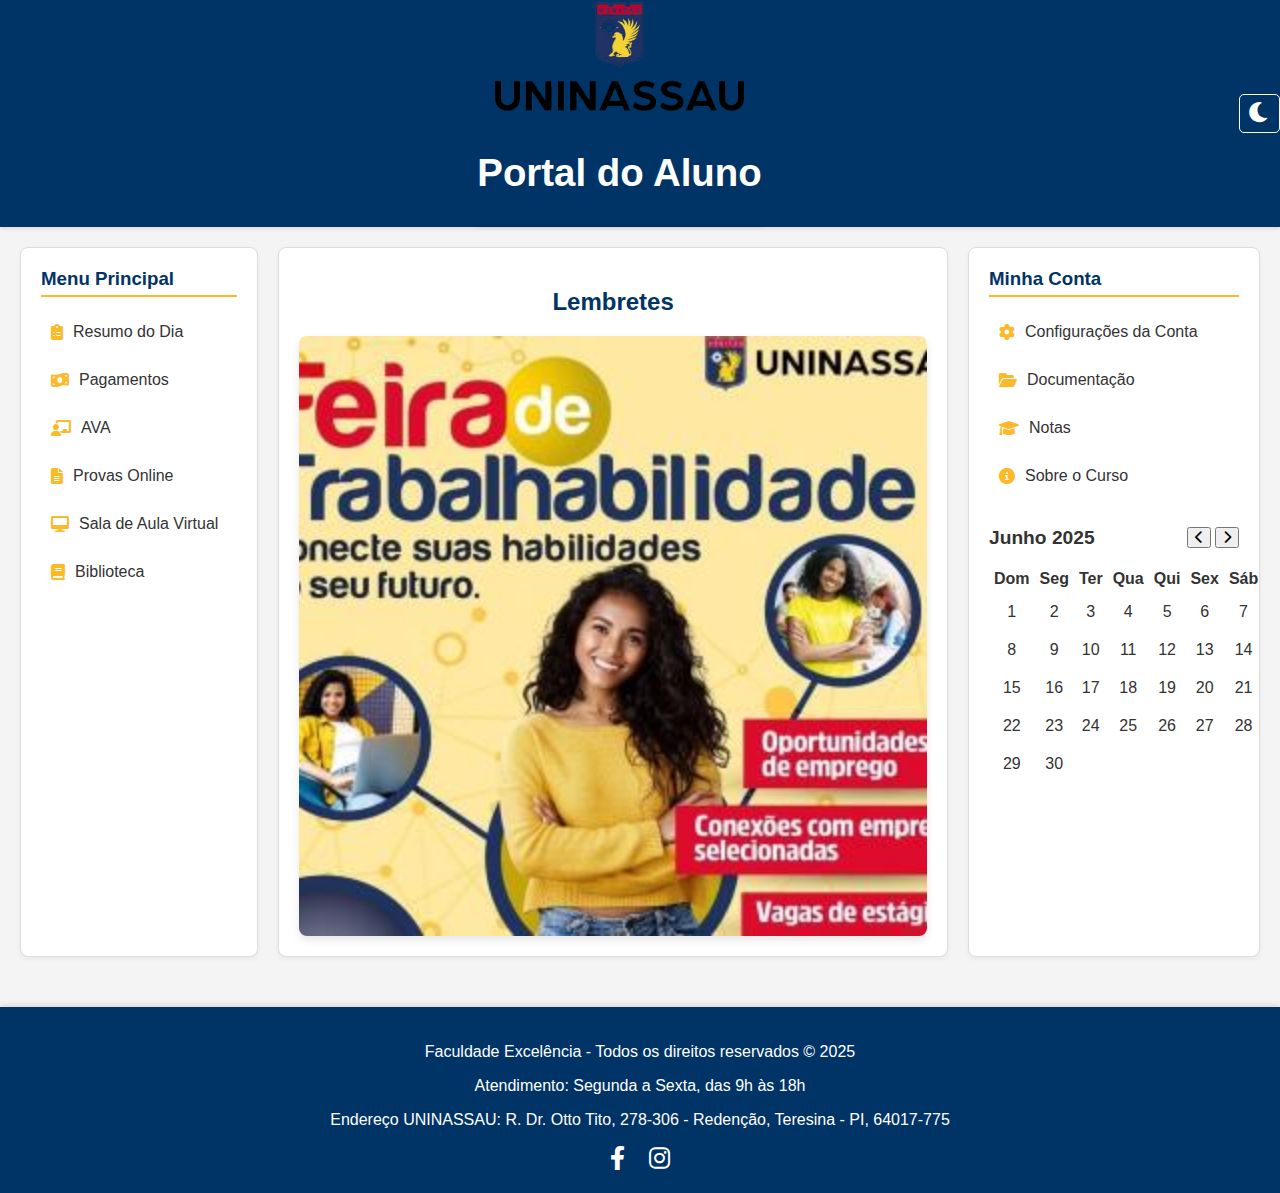
<file: index.html>
<!DOCTYPE html>
<html lang="pt-BR">

<head>
    <meta charset="UTF-8">
    <meta name="viewport" content="width=device-width, initial-scale=1.0">
    <title>UNINASSAU - Portal do Aluno</title>
    <link rel="stylesheet" href="style.css">
    <link rel="stylesheet" href="https://cdnjs.cloudflare.com/ajax/libs/font-awesome/6.0.0-beta3/css/all.min.css">

</head>

<body>
    <header class="header">
        <div class="logo"></div>
        <div class="logo">
            <img src="img/Design_sem_nome__2_-removebg-preview_1.png" width="" alt="Logo UNINASSAU">
            <h1>Portal do Aluno</h1>
            <div class="header"></div>

        </div>

        </div>

        <div class="theme-switcher">
            <button id="theme-toggle" aria-label="Alternar tema">
                <i class="fas fa-moon"></i>
            </button>
        </div>
    </header>

    <div class="container">
        <aside class="sidebar left-sidebar">
            <nav class="main-menu">
                <h3>Menu Principal</h3>
                <ul>
                    <li><a href="#"><i class="fas fa-clipboard-list"></i> Resumo do Dia</a></li>
                    <li><a href="http://127.0.0.1:5500/pagamentos.html" target="_blank"><i
                                class="fas fa-money-bill-wave"></i>
                            Pagamentos</a></li>
                    <li><a href="http://127.0.0.1:5500/Ava.html" target="_blank"><i
                                class="fas fa-chalkboard-teacher"></i> AVA</a></li>
                    <li><a href="http://127.0.0.1:5500/Prova-online.html" target="_blank"><i
                                class="fas fa-file-alt"></i> Provas Online</a></li>
                    <li><a href="#"><i class="fas fa-desktop"></i> Sala de Aula Virtual</a></li>
                    <li><a href="#"><i class="fas fa-book"></i> Biblioteca</a></li>
                </ul>
            </nav>
        </aside>

        <main class="content">
            <section class="slideshow">
                <h2>Lembretes</h2>
                <div class="slides-container">
                    <img src="img/feira-do-trabalho.jpg.jpeg" alt="Acontecimento 1">
                    <img src="img/monitoria.jpg.jpg" alt="Acontecimento 2">
                    <img src="img/semana-da-tec2.jpg" alt="Acontecimento 3">
                </div>
                <div class="slideshow-nav">
                </div>
            </section>
        </main>

        <aside class="sidebar right-sidebar">
            <nav class="secondary-menu">
                <h3>Minha Conta</h3>
                <ul>
                    <li><a href="#"><i class="fas fa-cog"></i> Configurações da Conta</a></li>
                    <li><a href="#"><i class="fas fa-folder-open"></i> Documentação</a></li>
                    <li><a href="#"><i class="fas fa-graduation-cap"></i> Notas</a></li>
                    <li><a href="#"><i class="fas fa-info-circle"></i> Sobre o Curso</a></li>
                </ul>
            </nav>

            <div class="calendar">
                <div class="calendar-header">
                    <span class="calendar-title">Junho 2025</span>
                    <div>
                        <button><i class="fas fa-chevron-left"></i></button>
                        <button><i class="fas fa-chevron-right"></i></button>
                    </div>
                </div>
                <div class="calendar-grid">
                    <div class="calendar-day-header">Dom</div>
                    <div class="calendar-day-header">Seg</div>
                    <div class="calendar-day-header">Ter</div>
                    <div class="calendar-day-header">Qua</div>
                    <div class="calendar-day-header">Qui</div>
                    <div class="calendar-day-header">Sex</div>
                    <div class="calendar-day-header">Sáb</div>

                    <div class="calendar-day">1</div>
                    <div class="calendar-day">2</div>
                    <div class="calendar-day">3</div>
                    <div class="calendar-day">4</div>
                    <div class="calendar-day">5</div>
                    <div class="calendar-day">6</div>
                    <div class="calendar-day">7</div>
                    <div class="calendar-day">8</div>
                    <div class="calendar-day">9</div>
                    <div class="calendar-day">10</div>
                    <div class="calendar-day">11</div>
                    <div class="calendar-day">12</div>
                    <div class="calendar-day">13</div>
                    <div class="calendar-day">14</div>
                    <div class="calendar-day">15</div>
                    <div class="calendar-day current-day">16</div>
                    <div class="calendar-day">17</div>
                    <div class="calendar-day">18</div>
                    <div class="calendar-day">19</div>
                    <div class="calendar-day">20</div>
                    <div class="calendar-day">21</div>
                    <div class="calendar-day">22</div>
                    <div class="calendar-day">23</div>
                    <div class="calendar-day">24</div>
                    <div class="calendar-day">25</div>
                    <div class="calendar-day">26</div>
                    <div class="calendar-day">27</div>
                    <div class="calendar-day">28</div>
                    <div class="calendar-day">29</div>
                    <div class="calendar-day">30</div>
                </div>
            </div>
        </aside>
    </div>




    <footer class="footer">

        <p>Faculdade Excelência - Todos os direitos reservados © 2025</p>
        <p>Atendimento: Segunda a Sexta, das 9h às 18h</p>
        <p>Endereço UNINASSAU: R. Dr. Otto Tito, 278-306 - Redenção, Teresina - PI, 64017-775</p>
        <div class="social-media">
            <a href="#"><i class="fab fa-facebook-f"></i></a>
            <a href="#"><i class="fab fa-instagram"></i></a>
        </div>
    </footer>

    <script src="script.js"></script>
</body>

</html>
</file>
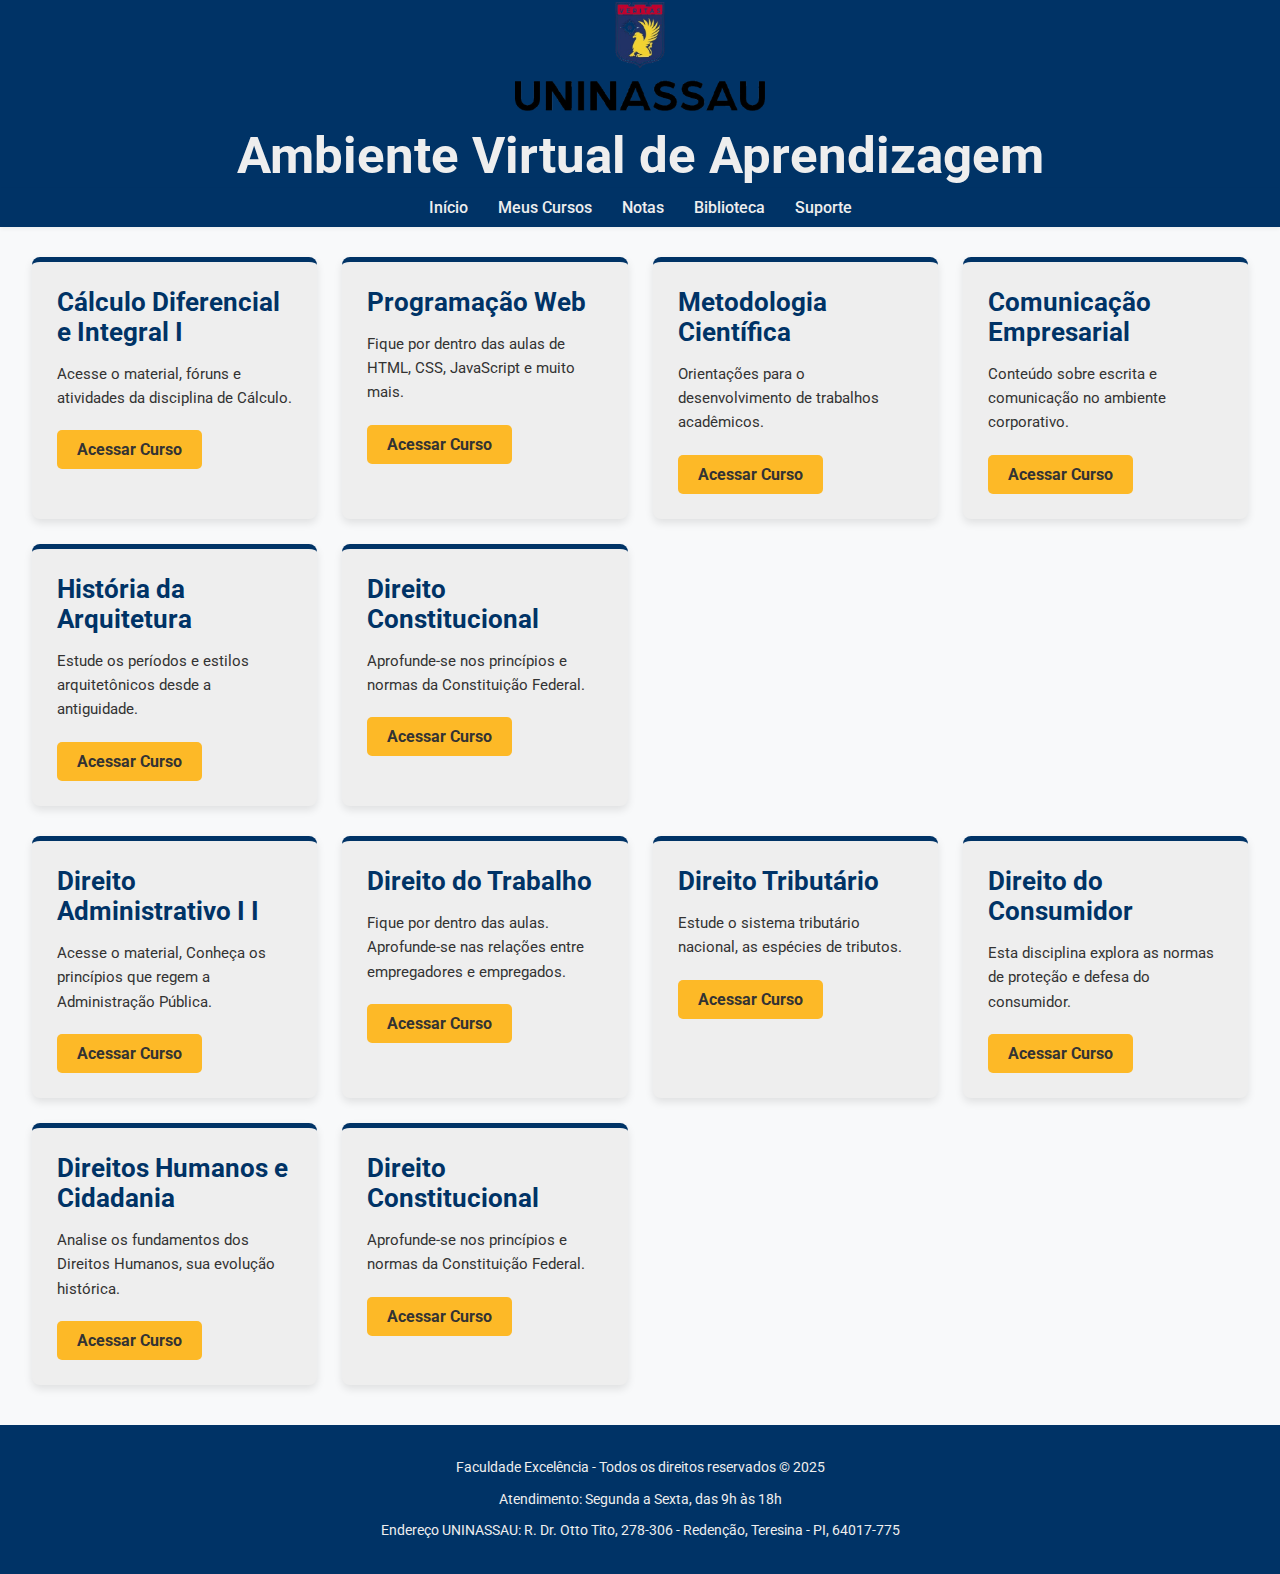
<file: Ava.html>
<!DOCTYPE html>
<html lang="pt-BR">

<head>
    <meta charset="UTF-8">
    <meta name="viewport" content="width=device-width, initial-scale=1.0">
    <title>AVA UNINASSAU</title>
    <link href="https://fonts.googleapis.com/css2?family=Roboto:wght@300;400;700&display=swap" rel="stylesheet">
    <style>
        /* Cores UNINASSAU (aproximadas) */
        :root {
            --uninassau-blue: #003366;
            /* Azul principal */
            --uninassau-light-blue: #003366;
            /* Azul um pouco mais claro para detalhes */
            --uninassau-yellow: #FDB927;
            /* Amarelo para destaque */
            --text-color: #333;
            --white: #eee;
            --light-gray: #f8f9fa;
            --border-color: #dee2e6;
        }

        body {
            font-family: 'Roboto', sans-serif;
            margin: 0;
            padding: 0;
            background-color: var(--light-gray);
            color: var(--text-color);
        }


        .header {
            background-color: var(--uninassau-blue);
            color: var(--white);
            padding: 2px 0;
            text-align: center;
            box-shadow: 0 2px 4px rgba(0, 0, 0, 0.1);
        }

        .header .logo {
            max-width: 250px;
            height: auto;
            margin-bottom: 10px;
        }

        .header h1 {
            margin: 0;
            font-size: 3.2em;
            font-weight: 700;
        }

        .navbar {
            background-color: var(--uninassau-light-blue);
            padding: 10px 0;
            box-shadow: 0 2px 4px rgba(0, 0, 0, 0.05);
        }

        .navbar ul {
            list-style: none;
            padding: 0;
            margin: 0;
            display: flex;
            justify-content: center;
        }

        .navbar ul li {
            margin: 0 15px;
        }

        .navbar ul li a {
            color: var(--white);
            text-decoration: none;
            font-weight: 500;
            transition: color 0.3s ease;
        }

        .navbar ul li a:hover {
            color: var(--uninassau-yellow);
        }

        .container {
            max-width: 12000px;
            margin: 30px auto;
            padding: 0 20px;
            width: 95%;
        }

        .card-grid {
            display: grid;
            grid-template-columns: repeat(auto-fit, minmax(280px, 1fr));
            gap: 25px;
        }

        .card {
            background-color: var(--white);
            border-radius: 8px;
            box-shadow: 0 4px 8px rgba(0, 0, 0, 0.1);
            padding: 25px;
            border-top: 5px solid var(--uninassau-blue);
            transition: transform 0.3s ease;
        }

        .card:hover {
            transform: translateY(-5px);
        }

        .card h2 {
            color: var(--uninassau-blue);
            margin-top: 0;
            font-size: 1.6em;
            margin-bottom: 15px;
        }

        .card p {
            line-height: 1.6;
            margin-bottom: 20px;
            font-size: 0.95em;
        }

        .card .btn {
            display: inline-block;
            background-color: var(--uninassau-yellow);
            color: var(--text-color);
            padding: 10px 20px;
            border-radius: 5px;
            text-decoration: none;
            font-weight: 700;
            transition: background-color 0.3s ease;
        }

        .card .btn:hover {
            background-color: #e6b300;
            /* Um pouco mais escuro que o amarelo */
        }

        .footer {
            background-color: var(--uninassau-blue);
            color: var(--white);
            text-align: center;
            padding: 20px 0;
            margin-top: 40px;
            font-size: 0.9em;
        }

        /* Responsividade básica */
        @media (max-width: 768px) {
            .header h1 {
                font-size: 1.8em;
            }

            .navbar ul {
                flex-direction: column;
            }

            .navbar ul li {
                margin: 5px 0;
            }

            .container {
                margin: 20px auto;
            }
        }
    </style>
</head>

<body>
    <header class="header">
        <img src="img/Design_sem_nome__2_-removebg-preview_1.png" alt="Logo UNINASSAU" class="logo">
        <h1>Ambiente Virtual de Aprendizagem</h1>
    </header>

    <nav class="navbar">
        <ul>
            <li><a href="#">Início</a></li>
            <li><a href="#">Meus Cursos</a></li>
            <li><a href="#">Notas</a></li>
            <li><a href="#">Biblioteca</a></li>
            <li><a href="#">Suporte</a></li>
        </ul>
    </nav>

    <div class="container">
        <div class="card-grid">
            <div class="card">
                <h2>Cálculo Diferencial e Integral I</h2>
                <p>Acesse o material, fóruns e atividades da disciplina de Cálculo.</p>
                <a href="#" class="btn">Acessar Curso</a>
            </div>
            <div class="card">
                <h2>Programação Web</h2>
                <p>Fique por dentro das aulas de HTML, CSS, JavaScript e muito mais.</p>
                <a href="#" class="btn">Acessar Curso</a>
            </div>
            <div class="card">
                <h2>Metodologia Científica</h2>
                <p>Orientações para o desenvolvimento de trabalhos acadêmicos.</p>
                <a href="#" class="btn">Acessar Curso</a>
            </div>
            <div class="card">
                <h2>Comunicação Empresarial</h2>
                <p>Conteúdo sobre escrita e comunicação no ambiente corporativo.</p>
                <a href="#" class="btn">Acessar Curso</a>
            </div>
            <div class="card">
                <h2>História da Arquitetura</h2>
                <p>Estude os períodos e estilos arquitetônicos desde a antiguidade.</p>
                <a href="#" class="btn">Acessar Curso</a>
            </div>
            <div class="card">
                <h2>Direito Constitucional</h2>
                <p>Aprofunde-se nos princípios e normas da Constituição Federal.</p>
                <a href="#" class="btn">Acessar Curso</a>
            </div>
        </div>
    </div>

    <div class="container">
        <div class="card-grid">
            <div class="card">
                <h2>Direito Administrativo I I</h2>
                <p>Acesse o material, Conheça os princípios que regem a Administração Pública.</p>
                <a href="#" class="btn">Acessar Curso</a>
            </div>
            <div class="card">
                <h2>Direito do Trabalho</h2>
                <p>Fique por dentro das aulas. Aprofunde-se nas relações entre empregadores e empregados.</p>
                <a href="#" class="btn">Acessar Curso</a>
            </div>
            <div class="card">
                <h2>Direito Tributário</h2>
                <p>Estude o sistema tributário nacional, as espécies de tributos.</p>
                <a href="#" class="btn">Acessar Curso</a>
            </div>
            <div class="card">
                <h2>Direito do Consumidor</h2>
                <p>Esta disciplina explora as normas de proteção e defesa do consumidor.</p>
                <a href="#" class="btn">Acessar Curso</a>
            </div>
            <div class="card">
                <h2>Direitos Humanos e Cidadania</h2>
                <p>Analise os fundamentos dos Direitos Humanos, sua evolução histórica.</p>
                <a href="#" class="btn">Acessar Curso</a>
            </div>
            <div class="card">
                <h2>Direito Constitucional</h2>
                <p>Aprofunde-se nos princípios e normas da Constituição Federal.</p>
                <a href="#" class="btn">Acessar Curso</a>
            </div>
        </div>
    </div>










    <footer class="footer">
        <p>Faculdade Excelência - Todos os direitos reservados © 2025</p>
        <p>Atendimento: Segunda a Sexta, das 9h às 18h</p>
        <p>Endereço UNINASSAU: R. Dr. Otto Tito, 278-306 - Redenção, Teresina - PI, 64017-775</p>
    </footer>
</body>

</html>
</file>
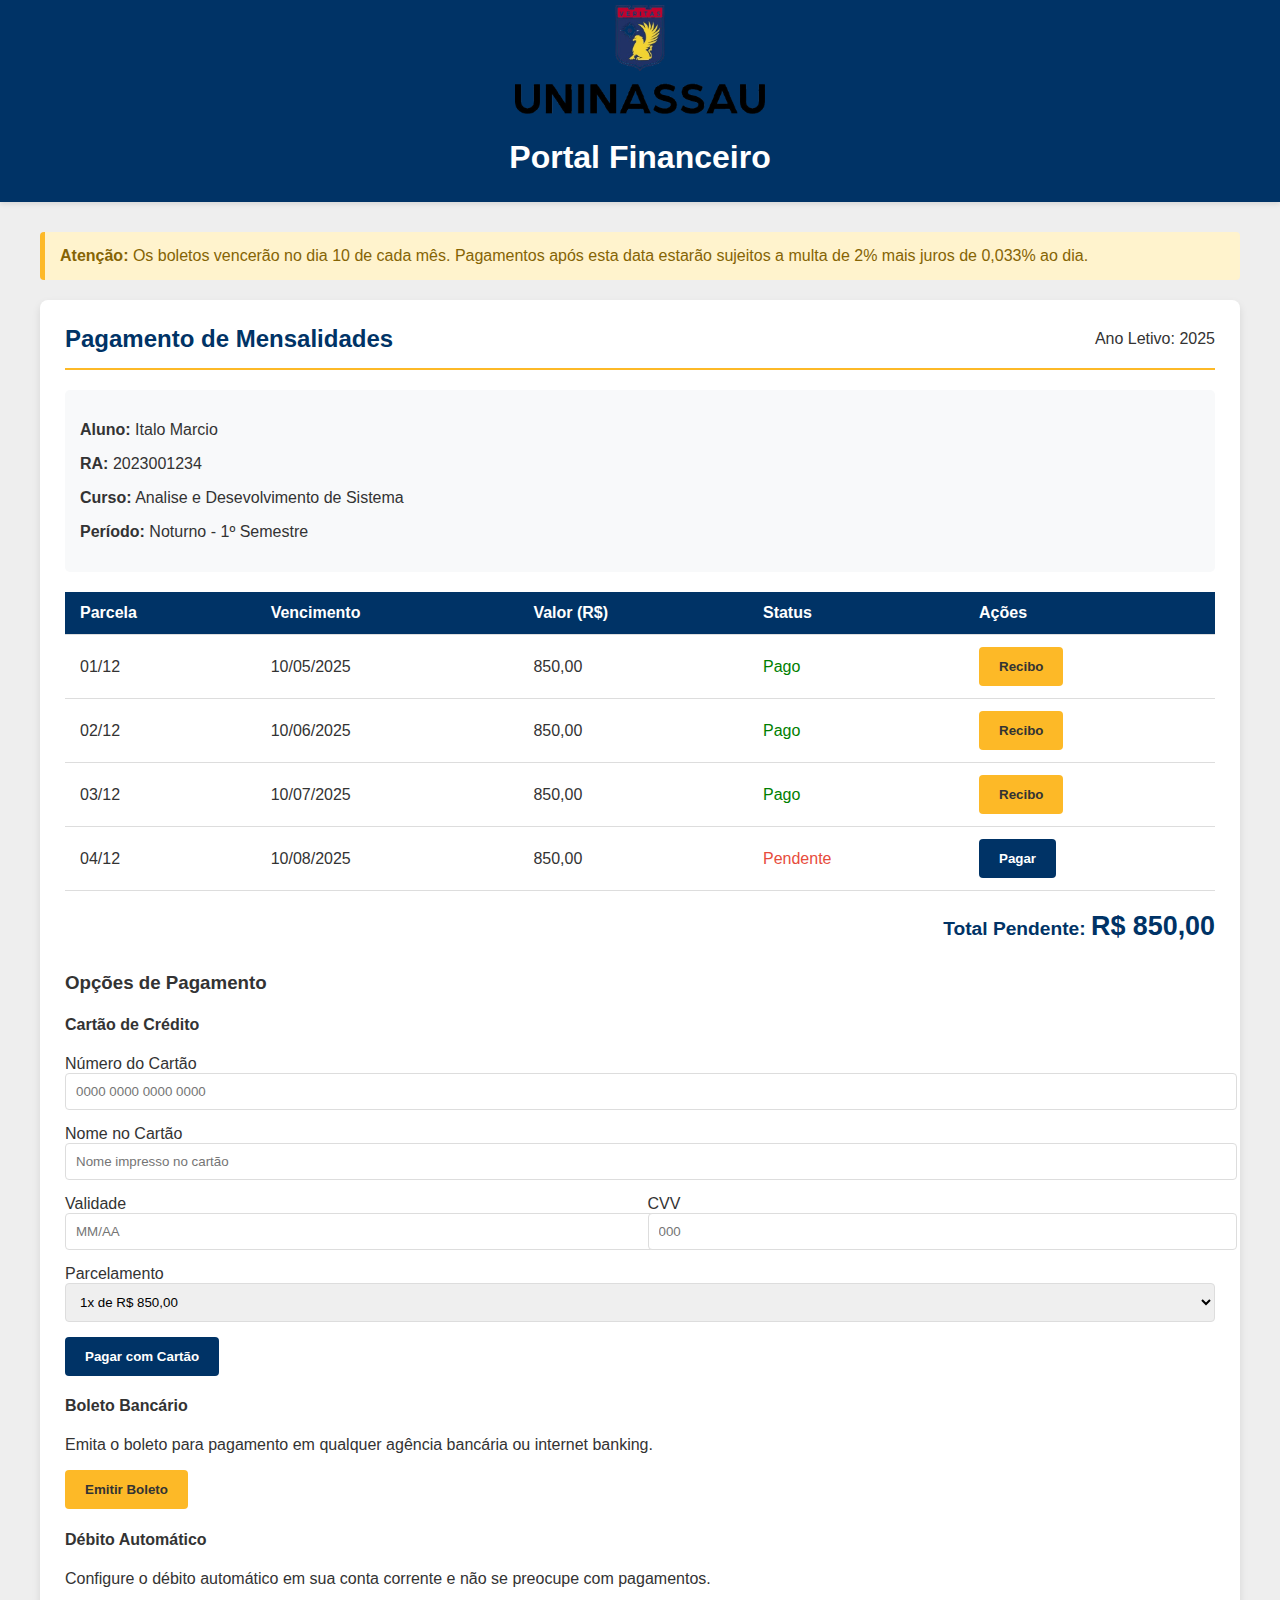
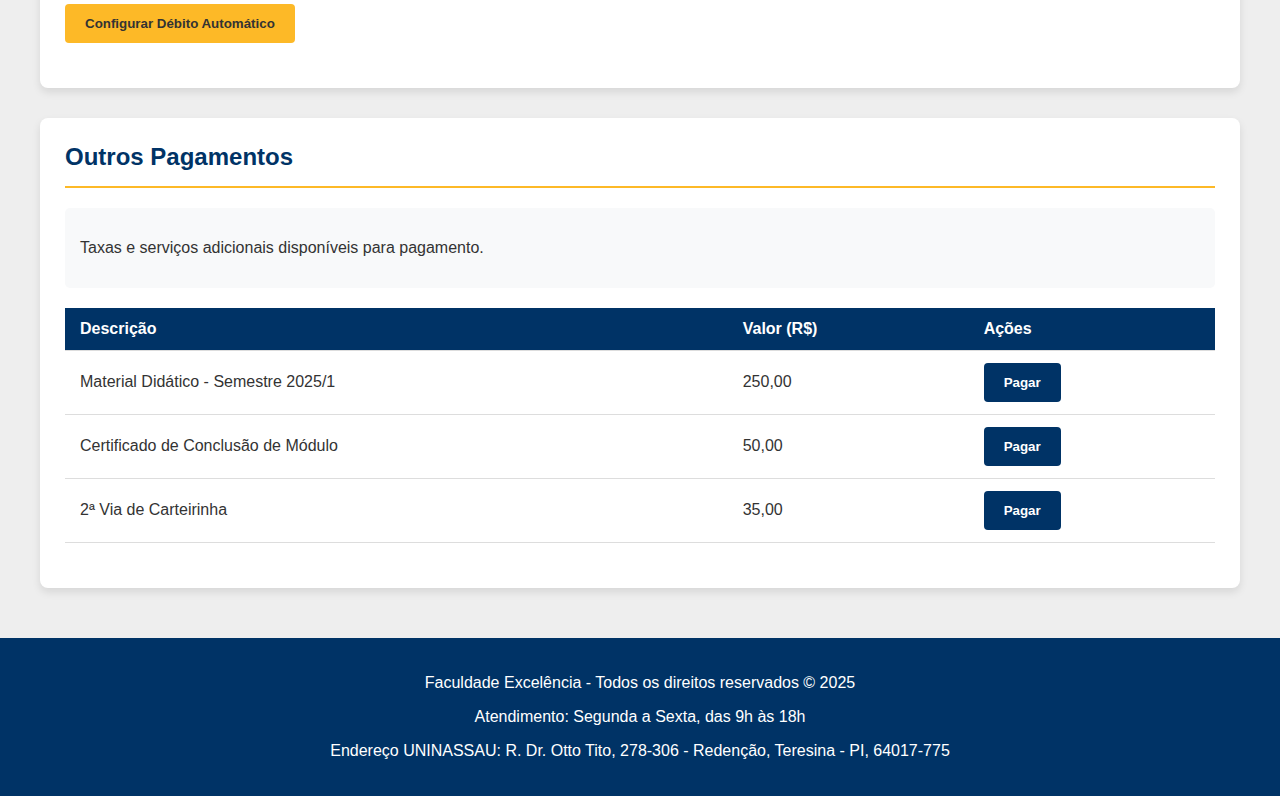
<file: pagamentos.html>
<!DOCTYPE html>
<html lang="pt-BR">

<head>
    <meta charset="UTF-8">
    <meta name="viewport" content="width=device-width, initial-scale=1.0">
    <title>Portal Financeiro - Faculdade Excelência</title>
    <style>
        :root {
            --primary-color: #003366;
            /* Azul universitário */
            --secondary-color: #FDB927;
            /* Dourado */
            --accent-color: #E74C3C;
            /* Vermelho para alertas */
            --light-color: #eee;
            --dark-color: #333333;
        }

        body {
            font-family: 'Segoe UI', Tahoma, Geneva, Verdana, sans-serif;
            margin: 0;
            padding: 0;
            background-color: var(--light-color);
            color: var(--dark-color);
        }

        .header {
            background-color: var(--primary-color);
            color: white;
            padding: 5px 0;
            text-align: center;
            box-shadow: 0 2px 5px rgba(0, 0, 0, 0.1);
        }

        .logo {
            width: 250px;
            height: auto;
        }

        .container {
            max-width: 1200px;
            margin: 30px auto;
            padding: 0 20px;
        }

        .payment-card {
            background: white;
            border-radius: 8px;
            box-shadow: 0 4px 8px rgba(0, 0, 0, 0.1);
            padding: 25px;
            margin-bottom: 30px;
        }

        .payment-header {
            border-bottom: 2px solid var(--secondary-color);
            padding-bottom: 15px;
            margin-bottom: 20px;
            display: flex;
            justify-content: space-between;
            align-items: center;
        }

        .payment-title {
            color: var(--primary-color);
            margin: 0;
        }

        .student-info {
            background-color: #f8f9fa;
            padding: 15px;
            border-radius: 5px;
            margin-bottom: 20px;
        }

        .invoice-table {
            width: 100%;
            border-collapse: collapse;
            margin: 20px 0;
        }

        .invoice-table th,
        .invoice-table td {
            padding: 12px 15px;
            text-align: left;
            border-bottom: 1px solid #ddd;
        }

        .invoice-table th {
            background-color: var(--primary-color);
            color: white;
        }

        .invoice-table tr:hover {
            background-color: #f5f5f5;
        }

        .total-amount {
            font-size: 1.2em;
            font-weight: bold;
            color: var(--primary-color);
            text-align: right;
            margin-top: 20px;
        }

        .payment-options {
            margin-top: 30px;
        }

        .payment-method {
            margin-bottom: 20px;
        }

        .btn {
            padding: 12px 20px;
            border: none;
            border-radius: 4px;
            cursor: pointer;
            font-weight: bold;
            transition: all 0.3s;
        }

        .btn-primary {
            background-color: var(--primary-color);
            color: white;
        }

        .btn-primary:hover {
            background-color: #002244;
        }

        .btn-secondary {
            background-color: var(--secondary-color);
            color: var(--dark-color);
        }

        .btn-secondary:hover {
            background-color: #e6c200;
        }

        .footer {
            background-color: var(--primary-color);
            color: white;
            text-align: center;
            padding: 20px 0;
            margin-top: 50px;
        }

        .alert {
            padding: 15px;
            border-radius: 4px;
            margin-bottom: 20px;
        }

        .alert-warning {
            background-color: #fff3cd;
            color: #856404;
            border-left: 5px solid var(--secondary-color);
        }

        .form-group {
            margin-bottom: 15px;
        }

        .form-control {
            width: 100%;
            padding: 10px;
            border: 1px solid #ddd;
            border-radius: 4px;
        }
    </style>
</head>

<body>
    <header class="header">
        <img src="img/Design_sem_nome__2_-removebg-preview_1.png " alt="Faculdade Excelência" class="logo">
        <h1>Portal Financeiro</h1>
    </header>

    <div class="container">
        <div class="alert alert-warning">
            <strong>Atenção:</strong> Os boletos vencerão no dia 10 de cada mês. Pagamentos após esta data estarão
            sujeitos a multa de 2% mais juros de 0,033% ao dia.
        </div>

        <div class="payment-card">
            <div class="payment-header">
                <h2 class="payment-title">Pagamento de Mensalidades</h2>
                <span>Ano Letivo: 2025</span>
            </div>

            <div class="student-info">
                <p><strong>Aluno:</strong> Italo Marcio</p>
                <p><strong>RA:</strong> 2023001234</p>
                <p><strong>Curso:</strong> Analise e Desevolvimento de Sistema</p>
                <p><strong>Período:</strong> Noturno - 1º Semestre</p>
            </div>

            <table class="invoice-table">
                <thead>
                    <tr>
                        <th>Parcela</th>
                        <th>Vencimento</th>
                        <th>Valor (R$)</th>
                        <th>Status</th>
                        <th>Ações</th>
                    </tr>
                </thead>
                <tbody>
                    <tr>
                        <td>01/12</td>
                        <td>10/05/2025</td>
                        <td>850,00</td>
                        <td><span style="color: green;">Pago</span></td>
                        <td><button class="btn btn-secondary">Recibo</button></td>
                    </tr>
                    <tr>
                        <td>02/12</td>
                        <td>10/06/2025</td>
                        <td>850,00</td>
                        <td><span style="color: green;">Pago</span></td>
                        <td><button class="btn btn-secondary">Recibo</button></td>
                    </tr>
                    <tr>
                        <td>03/12</td>
                        <td>10/07/2025</td>
                        <td>850,00</td>
                        <td><span style="color: green;">Pago</span></td>
                        <td><button class="btn btn-secondary">Recibo</button></td>
                    </tr>
                    <tr>
                        <td>04/12</td>
                        <td>10/08/2025</td>
                        <td>850,00</td>
                        <td><span style="color: var(--accent-color);">Pendente</span></td>
                        <td><button class="btn btn-primary">Pagar</button></td>
                    </tr>
                    <!-- Mais parcelas... -->
                </tbody>
            </table>

            <div class="total-amount">
                Total Pendente: <span style="font-size: 1.4em;">R$ 850,00</span>
            </div>

            <div class="payment-options">
                <h3>Opções de Pagamento</h3>

                <div class="payment-method">
                    <h4>Cartão de Crédito</h4>
                    <form>
                        <div class="form-group">
                            <label>Número do Cartão</label>
                            <input type="text" class="form-control" placeholder="0000 0000 0000 0000">
                        </div>
                        <div class="form-group">
                            <label>Nome no Cartão</label>
                            <input type="text" class="form-control" placeholder="Nome impresso no cartão">
                        </div>
                        <div style="display: flex; gap: 15px;">
                            <div class="form-group" style="flex: 1;">
                                <label>Validade</label>
                                <input type="text" class="form-control" placeholder="MM/AA">
                            </div>
                            <div class="form-group" style="flex: 1;">
                                <label>CVV</label>
                                <input type="text" class="form-control" placeholder="000">
                            </div>
                        </div>
                        <div class="form-group">
                            <label>Parcelamento</label>
                            <select class="form-control">
                                <option>1x de R$ 850,00</option>
                                <option>2x de R$ 425,00</option>
                                <option>3x de R$ 283,33</option>
                            </select>
                        </div>
                        <button type="submit" class="btn btn-primary">Pagar com Cartão</button>
                    </form>
                </div>

                <div class="payment-method">
                    <h4>Boleto Bancário</h4>
                    <p>Emita o boleto para pagamento em qualquer agência bancária ou internet banking.</p>
                    <button class="btn btn-secondary">Emitir Boleto</button>
                </div>

                <div class="payment-method">
                    <h4>Débito Automático</h4>
                    <p>Configure o débito automático em sua conta corrente e não se preocupe com pagamentos.</p>
                    <button class="btn btn-secondary">Configurar Débito Automático</button>
                </div>
            </div>
        </div>

        <div class="payment-card">
            <div class="payment-header">
                <h2 class="payment-title">Outros Pagamentos</h2>
            </div>

            <div class="student-info">
                <p>Taxas e serviços adicionais disponíveis para pagamento.</p>
            </div>

            <table class="invoice-table">
                <thead>
                    <tr>
                        <th>Descrição</th>
                        <th>Valor (R$)</th>
                        <th>Ações</th>
                    </tr>
                </thead>
                <tbody>
                    <tr>
                        <td>Material Didático - Semestre 2025/1</td>
                        <td>250,00</td>
                        <td><button class="btn btn-primary">Pagar</button></td>
                    </tr>
                    <tr>
                        <td>Certificado de Conclusão de Módulo</td>
                        <td>50,00</td>
                        <td><button class="btn btn-primary">Pagar</button></td>
                    </tr>
                    <tr>
                        <td>2ª Via de Carteirinha</td>
                        <td>35,00</td>
                        <td><button class="btn btn-primary">Pagar</button></td>
                    </tr>
                </tbody>
            </table>
        </div>
    </div>

    <footer class="footer">

        <p>Faculdade Excelência - Todos os direitos reservados © 2025</p>
        <p>Atendimento: Segunda a Sexta, das 9h às 18h</p>
        <p>Endereço UNINASSAU: R. Dr. Otto Tito, 278-306 - Redenção, Teresina - PI, 64017-775</p>
    </footer>
</body>

</html>
</file>
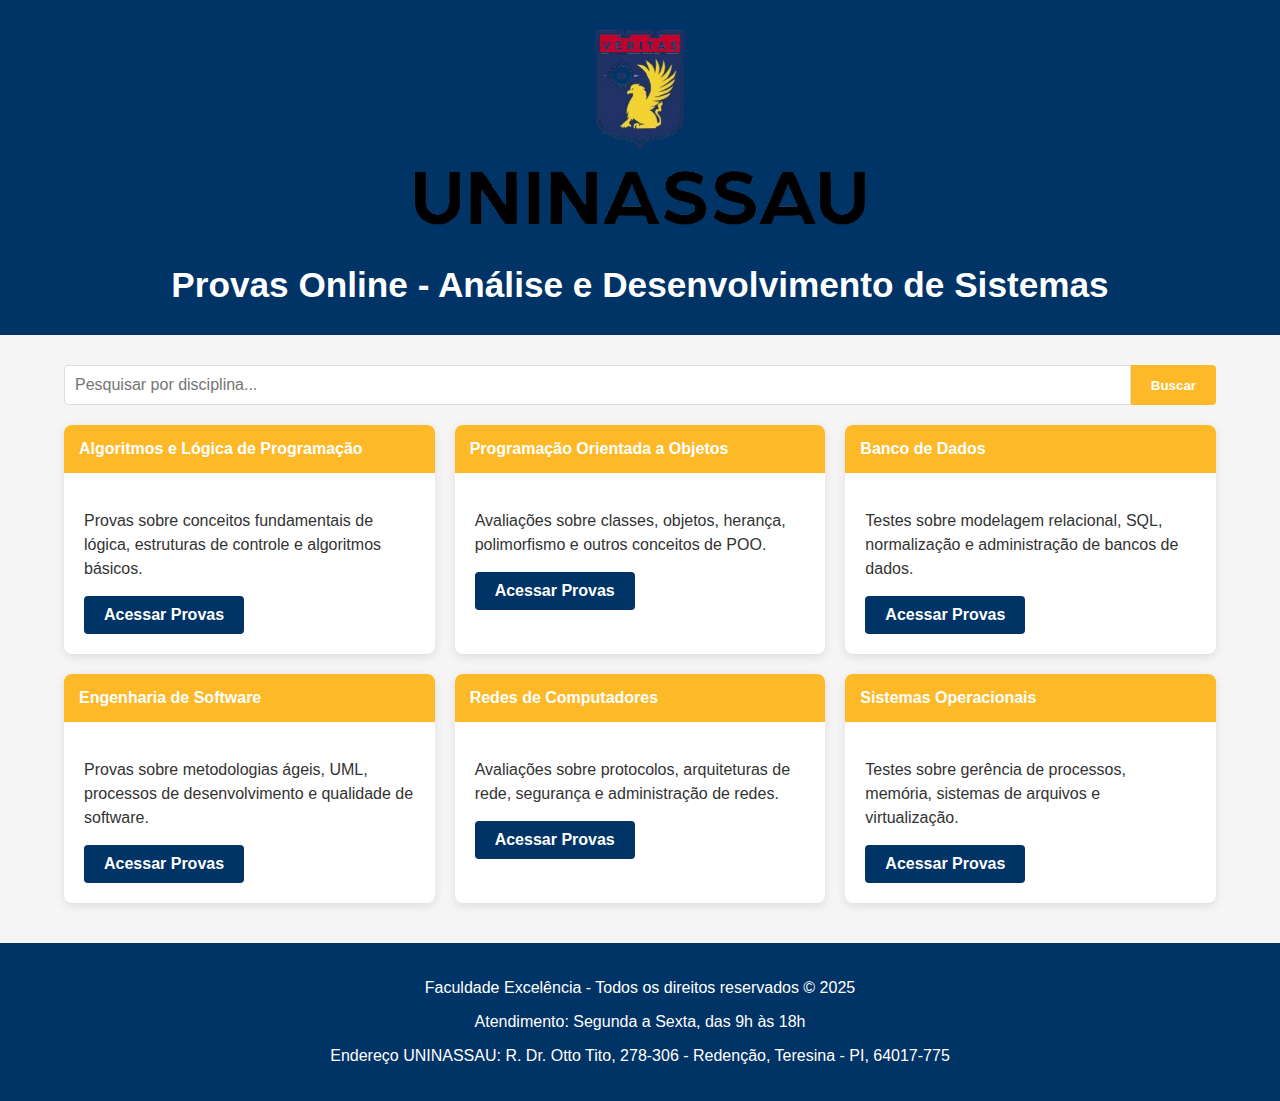
<file: Prova-online.html>
<!DOCTYPE html>
<html lang="pt-BR">

<head>
    <meta charset="UTF-8">
    <meta name="viewport" content="width=device-width, initial-scale=1.0">
    <title>Provas Online - ADS | UNINASSAU</title>
    <style>
        :root {
            --azul-uninassau: #003366;
            --laranja-uninassau: #FDB927;
            --cinza-claro: #F5F5F5;
            --cinza-escuro: #333333;
        }

        body {
            font-family: 'Segoe UI', Tahoma, Geneva, Verdana, sans-serif;
            margin: 0;
            padding: 0;
            color: var(--cinza-escuro);
            background-color: var(--cinza-claro);
        }

        header {
            background-color: white;
            box-shadow: 0 2px 5px rgba(0, 0, 0, 0.1);
            padding: 15px 0;
        }

        .container {
            width: 90%;
            max-width: 1200px;
            margin: 0 auto;
        }

        .header-content {

            align-items: center;
            justify-content: space-between;
        }

        .logo {
            width: 450px;
            justify-content: center;

        }

        .banner {
            background-color: var(--azul-uninassau);
            color: white;
            padding: 30px 0;
            text-align: center;
            margin-bottom: 30px;
        }

        .banner h1 {
            margin: 0;
            font-size: 2.2em;
        }

        .banner p {
            margin: 10px 0 0;
            font-size: 1.1em;
        }

        .provas-container {
            display: grid;
            grid-template-columns: repeat(auto-fill, minmax(300px, 1fr));
            gap: 20px;
            margin-bottom: 40px;
        }

        .materia-card {
            background-color: white;
            border-radius: 8px;
            overflow: hidden;
            box-shadow: 0 3px 10px rgba(0, 0, 0, 0.1);
            transition: transform 0.3s ease;
        }

        .materia-card:hover {
            transform: translateY(-5px);
        }

        .materia-header {
            background-color: var(--laranja-uninassau);
            color: white;
            padding: 15px;
            font-weight: bold;
        }

        .materia-body {
            padding: 20px;
        }

        .materia-body p {
            margin-bottom: 15px;
            line-height: 1.5;
        }

        .btn {
            display: inline-block;
            padding: 10px 20px;
            background-color: var(--azul-uninassau);
            color: white;
            text-decoration: none;
            border-radius: 4px;
            font-weight: bold;
            transition: background-color 0.3s;
        }

        .btn:hover {
            background-color: #003d73;
        }

        footer {
            background-color: var(--azul-uninassau);
            color: white;
            text-align: center;
            padding: 20px 0;
            margin-top: 40px;
        }

        .search-bar {
            margin: 20px 0;
            display: flex;
        }

        .search-bar input {
            flex: 1;
            padding: 10px;
            border: 1px solid #ddd;
            border-radius: 4px 0 0 4px;
            font-size: 16px;
        }

        .search-bar button {
            padding: 10px 20px;
            background-color: var(--laranja-uninassau);
            color: white;
            border: none;
            border-radius: 0 4px 4px 0;
            cursor: pointer;
            font-weight: bold;
        }

        @media (max-width: 768px) {
            .provas-container {
                grid-template-columns: 1fr;
            }

            .header-content {
                flex-direction: column;
                text-align: center;
            }

            .logo {
                margin-bottom: 15px;
            }
        }
    </style>
</head>

<body>

    <div class="banner">
        <div class="container header-content">
            <img src="img/Design_sem_nome__2_-removebg-preview_1.png" alt="UNINASSAU Logo" class="logo">
            <nav>
                <!-- Menu de navegação pode ser adicionado aqui -->
            </nav>
        </div>
        <br><br>
        <div class="container">
            <h1>Provas Online - Análise e Desenvolvimento de Sistemas</h1>
        </div>
    </div>

    <main class="container">
        <div class="search-bar">
            <input type="text" placeholder="Pesquisar por disciplina...">
            <button>Buscar</button>
        </div>

        <div class="provas-container">
            <!-- Card 1 -->
            <div class="materia-card">
                <div class="materia-header">
                    Algoritmos e Lógica de Programação
                </div>
                <div class="materia-body">
                    <p>Provas sobre conceitos fundamentais de lógica, estruturas de controle e algoritmos básicos.</p>
                    <a href="#" class="btn">Acessar Provas</a>
                </div>
            </div>

            <!-- Card 2 -->
            <div class="materia-card">
                <div class="materia-header">
                    Programação Orientada a Objetos
                </div>
                <div class="materia-body">
                    <p>Avaliações sobre classes, objetos, herança, polimorfismo e outros conceitos de POO.</p>
                    <a href="#" class="btn">Acessar Provas</a>
                </div>
            </div>

            <!-- Card 3 -->
            <div class="materia-card">
                <div class="materia-header">
                    Banco de Dados
                </div>
                <div class="materia-body">
                    <p>Testes sobre modelagem relacional, SQL, normalização e administração de bancos de dados.</p>
                    <a href="#" class="btn">Acessar Provas</a>
                </div>
            </div>

            <!-- Card 4 -->
            <div class="materia-card">
                <div class="materia-header">
                    Engenharia de Software
                </div>
                <div class="materia-body">
                    <p>Provas sobre metodologias ágeis, UML, processos de desenvolvimento e qualidade de software.</p>
                    <a href="#" class="btn">Acessar Provas</a>
                </div>
            </div>

            <!-- Card 5 -->
            <div class="materia-card">
                <div class="materia-header">
                    Redes de Computadores
                </div>
                <div class="materia-body">
                    <p>Avaliações sobre protocolos, arquiteturas de rede, segurança e administração de redes.</p>
                    <a href="#" class="btn">Acessar Provas</a>
                </div>
            </div>

            <!-- Card 6 -->
            <div class="materia-card">
                <div class="materia-header">
                    Sistemas Operacionais
                </div>
                <div class="materia-body">
                    <p>Testes sobre gerência de processos, memória, sistemas de arquivos e virtualização.</p>
                    <a href="#" class="btn">Acessar Provas</a>
                </div>
            </div>
        </div>
    </main>

    <footer>
        <div class="container">

            <p>Faculdade Excelência - Todos os direitos reservados © 2025</p>
            <p>Atendimento: Segunda a Sexta, das 9h às 18h</p>
            <p>Endereço UNINASSAU: R. Dr. Otto Tito, 278-306 - Redenção, Teresina - PI, 64017-775</p>
        </div>
    </footer>
</body>

</html>
</file>
<file: style.css>
/* Variáveis de Cores da UNINASSAU - Adapte conforme a paleta oficial */
:root {
    --primary-color: #003366;
    /* Azul escuro principal */
    --secondary-color: #FDB927;
    /* Amarelo/Laranja vibrante */
    --text-color-light: #333;
    --text-color-dark: #eee;
    --background-light: #f4f4f4;
    --background-dark: #00021c;
    --card-background-light: #fff;
    --card-background-dark: #00021c;
    --border-color-light: #ddd;
    --border-color-dark: #555;
}

.header {
    text-align: center;

}

/* Estilos gerais */
body {
    font-family: Arial, sans-serif;
    margin: 0;
    padding: 0;
    background-color: var(--background-light);
    color: var(--text-color-light);
    transition: background-color 0.3s, color 0.3s;
}

/* Modo escuro */
body.dark-mode {
    background-color: var(--background-dark);
    color: var(--text-color-dark);
}

body.dark-mode .header {
    background-color: #00021c;
    /* Escurece o header */
}

body.dark-mode .sidebar,
body.dark-mode .content .slideshow,
body.dark-mode .calendar-section {
    background-color: var(--card-background-dark);
    border-color: var(--border-color-dark);
}

body.dark-mode .sidebar h3,
body.dark-mode .content h2 {
    color: var(--secondary-color);
    /* Mantém destaque */
}

body.dark-mode .sidebar a {
    color: var(--text-color-dark);
}

body.dark-mode .sidebar a:hover {
    background-color: #444;
}

body.dark-mode .theme-switcher button {
    background-color: var(--primary-color);
    color: var(--text-color-dark);
}

/* Header */
.header {
    display: flex;
    justify-content: space-between;
    align-items: center;
    padding: 2px 0;
    text-align: center;
    background-color: var(--primary-color);
    color: white;
    box-shadow: 0 2px 4px rgba(0, 0, 0, 0.1);
    font-size: 1.2em;
}

.header .logo img {
    max-width: 250px;
    height: auto;
    margin-bottom: 10px;


    /* Ajuste o tamanho da logo */
}

.theme-switcher button {
    background: none;
    border: 1px solid white;
    color: white;
    padding: 5px 8px;
    border-radius: 5px;
    cursor: pointer;
    font-size: 1.2em;
    transition: background-color 0.3s, color 0.3s;
}

.theme-switcher button:hover {
    background-color: rgba(255, 255, 255, 0.2);
}

/* Container principal */
.container {
    display: flex;
    justify-content: space-between;
    padding: 20px;
    gap: 20px;
    /* Espaçamento entre as colunas */
}

/* Sidebars */
.sidebar {
    width: 250px;
    background-color: var(--card-background-light);
    padding: 20px;
    border-radius: 8px;
    box-shadow: 0 2px 5px rgba(0, 0, 0, 0.05);
    border: 1px solid var(--border-color-light);
}

.sidebar h3 {
    color: var(--primary-color);
    margin-top: 0;
    margin-bottom: 15px;
    border-bottom: 2px solid var(--secondary-color);
    padding-bottom: 5px;
}

.sidebar ul {
    list-style: none;
    padding: 0;
}

.sidebar ul li {
    margin-bottom: 10px;
}

.sidebar ul li a {
    text-decoration: none;
    color: var(--text-color-light);
    display: flex;
    align-items: center;
    padding: 10px;
    border-radius: 5px;
    transition: background-color 0.2s, color 0.2s;
}

.sidebar ul li a i {
    margin-right: 10px;
    color: var(--secondary-color);
    /* Ícones coloridos */
}

.sidebar ul li a:hover {
    background-color: #e9e9e9;
    color: var(--primary-color);
}

/* Conteúdo Central */
.content {
    flex-grow: 1;
    /* Ocupa o espaço restante */
    background-color: var(--card-background-light);
    padding: 20px;
    border-radius: 8px;
    box-shadow: 0 2px 5px rgba(0, 0, 0, 0.05);
    border: 1px solid var(--border-color-light);
}

/* Slides de Acontecimentos */
.slideshow {
    text-align: center;
}

.slideshow h2 {
    color: var(--primary-color);
    margin-bottom: 20px;
}

.slides-container {
    display: flex;
    /* Para controlar os slides com JS */
    overflow: hidden;
    /* Esconde slides fora da vista */
    position: relative;
    /* Para posicionar botões de navegação */
    border-radius: 8px;
    box-shadow: 0 4px 8px rgba(0, 0, 0, 0.1);
    height: 600px;
    /* Altura fixa para os slides */
}

.slides-container img {
    width: 100%;
    height: 100%;
    object-fit: cover;
    /* Garante que a imagem preencha o espaço sem distorção */
    display: none;
    /* Esconde todas as imagens por padrão, o JS irá mostrar uma por vez */
}

.slides-container img:first-child {
    display: block;
    /* Mostra a primeira imagem */
}

/* Calendário */
.calendar-section {
    margin-top: 20px;
    background-color: var(--card-background-light);
    padding: 20px;
    border-radius: 8px;
    box-shadow: 0 2px 5px rgba(0, 0, 0, 0.05);
    border: 1px solid var(--border-color-light);
}

.calendar-section h3 {
    color: var(--primary-color);
    margin-bottom: 15px;
    border-bottom: 2px solid var(--secondary-color);
    padding-bottom: 5px;
}

#calendar {
    /* Estilos para o calendário, se for usar uma biblioteca como FullCalendar */
    min-height: 250px;
    /* Apenas para visualização inicial */
    display: flex;
    justify-content: center;
    align-items: center;
    color: #666;
}

/* Rodapé */
.footer {
    background-color: var(--primary-color);
    color: white;
    text-align: center;
    padding: 20px;
    margin-top: 30px;
    box-shadow: 0 -2px 5px rgba(0, 0, 0, 0.1);
}

body.dark-mode .header {
    background-color: #00021c;
}

body.dark-mode .header {
    background-color: #00021c;
}

.footer .social-media a {
    color: white;
    font-size: 1.5em;
    margin: 0 10px;
    transition: color 0.2s;
}

.footer .social-media a:hover {
    color: var(--secondary-color);
}

/* Responsividade básica */
@media (max-width: 1024px) {
    .container {
        flex-direction: column;
    }

    .sidebar {
        width: 100%;
        margin-bottom: 20px;
    }
}

@media (max-width: 768px) {
    .header {
        flex-direction: column;
        text-align: center;
    }

    .header .logo {
        margin-bottom: 10px;
    }

    .container {
        padding: 10px;
    }

    .sidebar ul li a {
        justify-content: center;
    }
}

.calendar {
    margin-top: 2rem;
}

.calendar-header {
    display: flex;
    justify-content: space-between;
    align-items: center;
    margin-bottom: 1rem;
}

.calendar-title {
    font-size: 1.2rem;
    font-weight: bold;
}

.calendar-grid {
    display: grid;
    grid-template-columns: repeat(7, 1fr);
    gap: 0px;
}

.calendar-day-header {
    text-align: center;
    font-weight: bold;
    padding: 5px;
}

.calendar-day {
    text-align: center;
    padding: 10px 5px;
    border-radius: 4px;
    cursor: pointer;
}

.calendar-day:hover {
    background-color: var(--cor-primaria);
    color: white;
}
</file>
